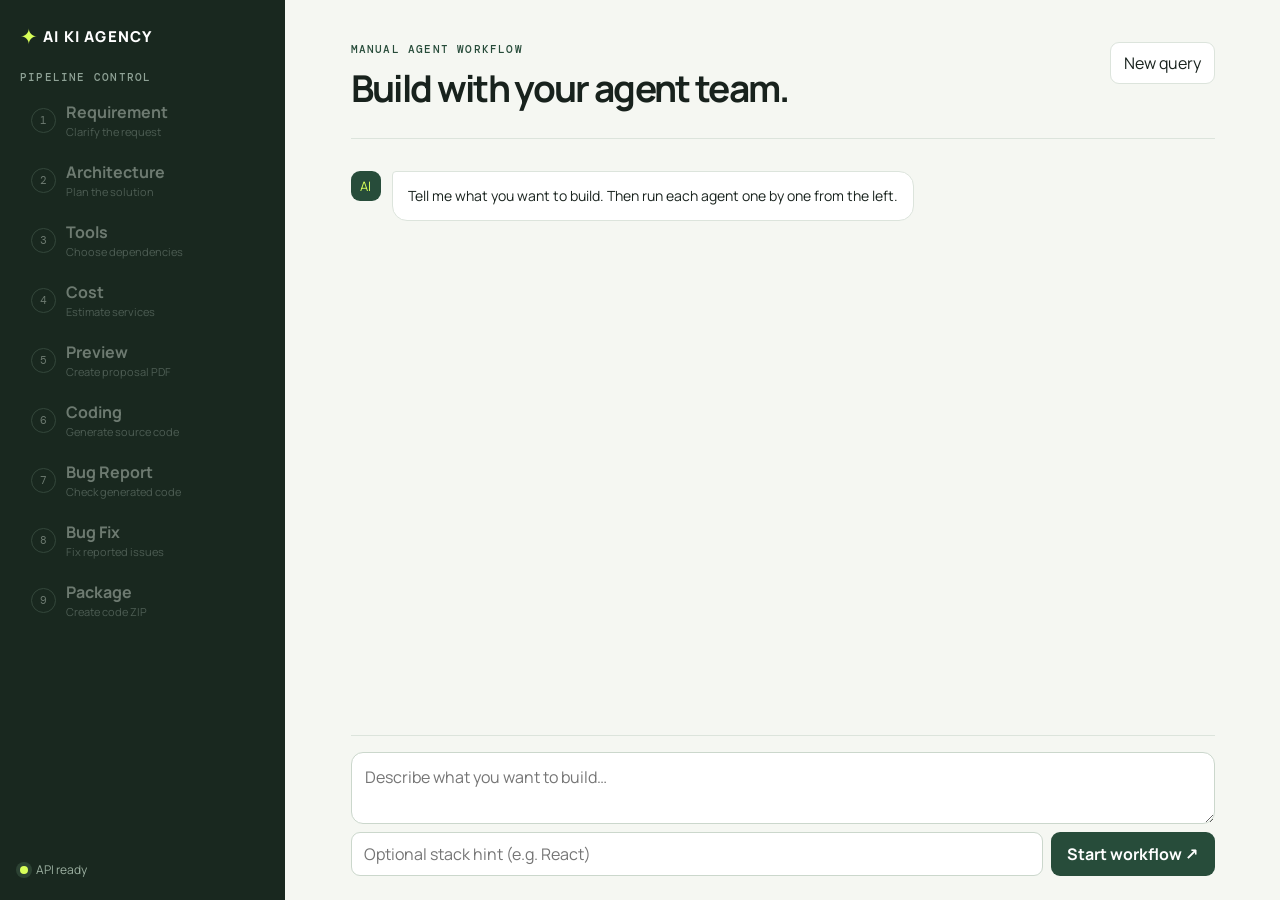
<file: ai_ki_agency_backend/frontend/index.html>
<!doctype html>
<html lang="en">
  <head>
    <meta charset="UTF-8" />
    <meta name="viewport" content="width=device-width, initial-scale=1.0" />
    <title>AI KI Agency</title>
    <link rel="preconnect" href="https://fonts.googleapis.com" />
    <link rel="preconnect" href="https://fonts.gstatic.com" crossorigin />
    <link href="https://fonts.googleapis.com/css2?family=DM+Mono:wght@400;500&family=Manrope:wght@400;500;600;700;800&display=swap" rel="stylesheet" />
    <link rel="stylesheet" href="styles.css" />
  </head>
  <body>
    <main class="app-shell">
      <aside class="sidebar">
        <a class="brand" href="#"><span>✦</span> AI KI AGENCY</a>
        <p class="eyebrow">PIPELINE CONTROL</p>
        <div id="agent-list" class="agent-list" aria-label="Pipeline agents"></div>
        <div class="sidebar-footer">
          <span class="status-dot"></span>
          <span id="connection-status">API ready</span>
        </div>
      </aside>

      <section class="chat-area">
        <header class="chat-header">
          <div>
            <p class="eyebrow">MANUAL AGENT WORKFLOW</p>
            <h1>Build with your agent team.</h1>
          </div>
          <button id="new-chat" class="ghost-button" type="button">New query</button>
        </header>

        <div id="messages" class="messages" aria-live="polite"></div>

        <form id="query-form" class="composer">
          <label class="sr-only" for="query">What would you like to build?</label>
          <textarea id="query" rows="2" minlength="3" placeholder="Describe what you want to build…" required></textarea>
          <input id="tech-hint" type="text" placeholder="Optional stack hint (e.g. React)" />
          <button id="send-query" type="submit">Start workflow <span>↗</span></button>
        </form>
      </section>
    </main>
    <script src="app.js"></script>
  </body>
</html>
</file>
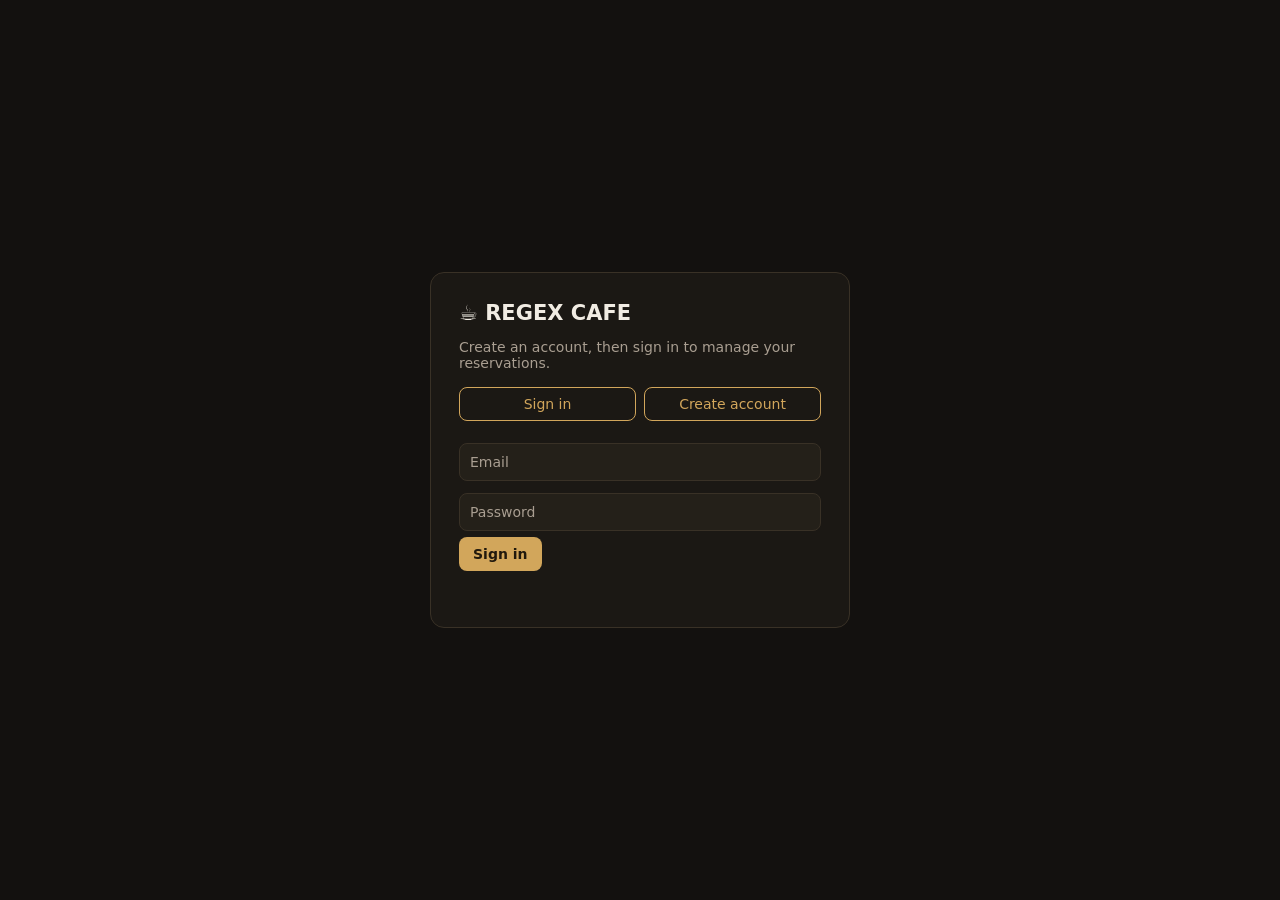
<file: app/static/index.html>
<!doctype html>
<html lang="en">
<head>
  <meta charset="utf-8">
  <meta name="viewport" content="width=device-width,initial-scale=1">
  <title>REGEX CAFE</title>
  <style>
    :root{--bg:#13110f;--surface:#1b1814;--card:#242019;--border:#393126;--text:#f1ece3;--muted:#a99e91;--accent:#d2a65b;--green:#67be85;--red:#ed7777}
    *{box-sizing:border-box} body{margin:0;height:100vh;overflow:hidden;background:var(--bg);color:var(--text);font:14px system-ui,sans-serif}
    button,input,textarea{font:inherit} button{cursor:pointer}.hidden{display:none!important}
    header{height:68px;padding:0 24px;border-bottom:1px solid var(--border);display:flex;align-items:center;justify-content:space-between;background:var(--surface)}
    h1{font-size:17px;margin:0}header small,.seat small,.booking small{color:var(--muted)}
    .app{display:grid;grid-template-columns:260px 1fr;height:calc(100vh - 68px);overflow:hidden}
    aside{border-right:1px solid var(--border);padding:16px;overflow-y:auto;scrollbar-width:none}.panel-title{font-weight:700;margin:0 0 12px}
    .seat,.booking{background:var(--card);padding:10px;border-radius:8px;margin:7px 0}.seat{border-left:3px solid var(--green)}.seat.booked{border-color:var(--red)}.bookings{margin-top:28px}
    .cancel{color:var(--red);background:none;border:1px solid var(--red);border-radius:5px;padding:4px 7px;margin-top:7px}
    .chat{display:flex;flex-direction:column;min-width:0;min-height:0;overflow:hidden}.messages{flex:1;min-height:0;overflow-y:auto;padding:22px;display:flex;flex-direction:column;gap:12px;scrollbar-width:none}
    aside::-webkit-scrollbar,.messages::-webkit-scrollbar{display:none}
    .message{max-width:75%;line-height:1.45;white-space:pre-wrap;padding:11px 13px;border-radius:12px;background:var(--card);align-self:flex-start}.message.user{background:#805e34;align-self:flex-end}
    .composer{padding:14px;border-top:1px solid var(--border);display:flex;gap:8px}.composer textarea{resize:none;flex:1;height:46px}
    .input{background:var(--card);color:var(--text);border:1px solid var(--border);border-radius:8px;padding:10px}.input::placeholder{color:var(--muted);opacity:1}.input:-webkit-autofill,.input:-webkit-autofill:hover,.input:-webkit-autofill:focus{-webkit-text-fill-color:var(--text);-webkit-box-shadow:0 0 0 1000px var(--card) inset;transition:background-color 9999s ease-out}.primary{background:var(--accent);color:#21190d;border:0;border-radius:8px;padding:9px 14px;font-weight:700}.secondary{background:none;color:var(--accent);border:1px solid var(--accent);border-radius:8px;padding:8px 12px}
    .auth{position:fixed;inset:0;z-index:5;background:var(--bg);display:grid;place-items:center}.auth-card{width:min(420px,calc(100% - 32px));background:var(--surface);border:1px solid var(--border);padding:28px;border-radius:14px}.auth-card h2{margin:0 0 8px}.auth-card p{color:var(--muted)}.auth-card input{width:100%;margin:6px 0}.tabs,.user-menu{display:flex;gap:8px;align-items:center}.tabs{margin:16px 0}.tabs button{flex:1}.auth-error{min-height:20px;color:var(--red);margin-top:8px}.audio{padding:7px 12px}
    @media(max-width:720px){.app{grid-template-columns:1fr}aside{display:none}.message{max-width:90%}}
  </style>
</head>
<body>
  <section id="authScreen" class="auth">
    <div class="auth-card">
      <h2>☕ REGEX CAFE</h2>
      <p>Create an account, then sign in to manage your reservations.</p>
      <div class="tabs"><button class="secondary" onclick="showAuth('login')">Sign in</button><button class="secondary" onclick="showAuth('register')">Create account</button></div>
      <form id="loginForm" onsubmit="login(event)">
        <input class="input" name="phone_or_email" type="email" placeholder="Email" autocomplete="off" required>
        <input class="input" name="password" type="password" placeholder="Password" autocomplete="new-password" required>
        <button class="primary" type="submit">Sign in</button>
      </form>
      <form id="registerForm" class="hidden" onsubmit="register(event)" autocomplete="off">
        <input class="input" name="email" type="email" placeholder="Email" autocomplete="off" required>
        <input class="input" name="phone" type="tel" placeholder="WhatsApp number, e.g. +919876543210" required>
        <input class="input" name="password" type="password" minlength="8" placeholder="Password" autocomplete="new-password" required>
        <button class="primary" type="submit">Create account</button>
      </form>
      <div id="authError" class="auth-error"></div>
    </div>
  </section>
  <header><div><h1>☕ REGEX CAFE</h1><small>Book a seat with text or voice</small></div><div class="user-menu"><span id="userName"></span><button class="secondary" onclick="logout()">Log out</button></div></header>
  <div class="app"><aside><div class="panel-title">Live seats <button class="secondary" onclick="loadSeats()">Refresh</button></div><div id="seats">Loading…</div><div class="bookings"><div class="panel-title">My bookings</div><div id="myBookings">Loading…</div></div></aside><main class="chat"><div class="messages" id="messages"></div><div class="composer"><button id="mic" class="secondary audio" onclick="toggleMic()">🎙 Speak</button><textarea id="message" class="input" placeholder="Ask about a booking or reserve a table…" onkeydown="if(event.key==='Enter'&&!event.shiftKey){event.preventDefault();sendText()}"></textarea><button class="primary" onclick="sendText()">Send</button></div></main></div>
  <script>
    let token=localStorage.getItem('cafe_auth_token')||'',recorder,chunks=[],recording=false;
    const $=id=>document.getElementById(id),headers=()=>token?{Authorization:'Bearer '+token}:{};
    function showAuth(mode){$('loginForm').classList.toggle('hidden',mode!=='login');$('registerForm').classList.toggle('hidden',mode!=='register');$('authError').textContent=''}
    async function authRequest(url,form){const r=await fetch(url,{method:'POST',body:new FormData(form)}),d=await r.json();if(!r.ok)throw Error(d.detail||'Request failed');return d}
    async function login(e){e.preventDefault();try{await finishAuth(await authRequest('/auth/login',e.target))}catch(e){$('authError').textContent=e.message}}
    async function register(e){e.preventDefault();try{await finishAuth(await authRequest('/auth/register',e.target))}catch(e){$('authError').textContent=e.message}}
    async function finishAuth(d){token=d.token;localStorage.setItem('cafe_auth_token',token);$('authScreen').classList.add('hidden');$('userName').textContent=d.user.name;await initialise()}
    async function trySession(){if(!token)return;const r=await fetch('/auth/me',{headers:headers()});if(!r.ok){localStorage.removeItem('cafe_auth_token');token='';return}$('authScreen').classList.add('hidden');$('userName').textContent=(await r.json()).name;await initialise()}
    async function initialise(){await Promise.all([loadSeats(),loadBookings()]);if(!$('messages').children.length)await sendChat('')}
    async function logout(){await fetch('/auth/logout',{method:'POST',headers:headers()});localStorage.removeItem('cafe_auth_token');token='';$('messages').innerHTML='';$('authScreen').classList.remove('hidden');showAuth('login')}
    async function loadSeats(){try{const d=await(await fetch('/seats')).json();$('seats').innerHTML=(d.seats||[]).map(s=>`<div class="seat ${s.status}"><b>${esc(s.seat_number)}</b> · ${esc(s.seat_type)}<br><small>Up to ${s.capacity} · ${esc(s.status)}</small></div>`).join('')||'No seats found.'}catch{}}
    async function loadBookings(){try{const r=await fetch('/bookings/my',{headers:headers()});if(!r.ok)return;const d=await r.json();$('myBookings').innerHTML=(d.bookings||[]).map(b=>`<div class="booking"><b>#${b.id} · ${esc(b.seat_number)}</b><br><small>${esc(String(b.booking_date))} · ${esc(String(b.checkin_time).slice(11,16))}–${esc(String(b.checkout_time).slice(11,16))}<br>${esc(b.status)}</small>${b.status==='confirmed'?`<br><button class="cancel" onclick="cancelBooking(${b.id})">Cancel</button>`:''}</div>`).join('')||'<small>No bookings yet.</small>'}catch{}}
    async function cancelBooking(id){if(!confirm('Cancel this booking?'))return;const r=await fetch('/bookings/'+id+'/cancel',{method:'POST',headers:headers()});if(r.ok){add('bot','Booking #'+id+' has been cancelled.');loadBookings();loadSeats()}else alert((await r.json()).detail||'Could not cancel booking.')}
    async function sendText(){const el=$('message'),msg=el.value.trim();if(!msg)return;el.value='';add('user',msg);await sendChat(msg)}
    async function sendChat(message,audio){const fd=new FormData();if(message!==undefined)fd.append('message',message);if(audio)fd.append('audio',audio,'voice.webm');try{const r=await fetch('/chat',{method:'POST',headers:headers(),body:fd}),d=await r.json();if(!r.ok)throw Error(d.detail||'Chat failed');if(d.transcribed)add('user','🎙 '+d.transcribed);add('bot',d.reply);if(d.seats?.length)add('bot','Available seats: '+d.seats.map(s=>s.seat_number).join(', '));if(d.audio_url)new Audio(d.audio_url).play().catch(()=>{});void Promise.all([loadBookings(),loadSeats()])}catch(e){add('bot','Sorry, '+e.message)}}
    function add(role,text){const el=document.createElement('div');el.className='message '+role;el.textContent=text;$('messages').append(el);$('messages').scrollTop=$('messages').scrollHeight}
    async function toggleMic(){if(recording){recorder.stop();return}try{const stream=await navigator.mediaDevices.getUserMedia({audio:true});chunks=[];recorder=new MediaRecorder(stream);recorder.ondataavailable=e=>chunks.push(e.data);recorder.onstop=()=>{stream.getTracks().forEach(t=>t.stop());recording=false;$('mic').textContent='🎙 Speak';sendChat(undefined,new Blob(chunks,{type:'audio/webm'}))};recorder.start();recording=true;$('mic').textContent='■ Stop'}catch{alert('Please allow microphone access.')}}
    function esc(v){const d=document.createElement('div');d.textContent=v;return d.innerHTML}
    window.addEventListener('DOMContentLoaded',()=>{document.querySelectorAll('#authScreen input').forEach(input=>input.value='');setTimeout(()=>document.querySelectorAll('#authScreen input').forEach(input=>input.value=''),100);trySession()});
  </script>
</body>
</html>
</file>
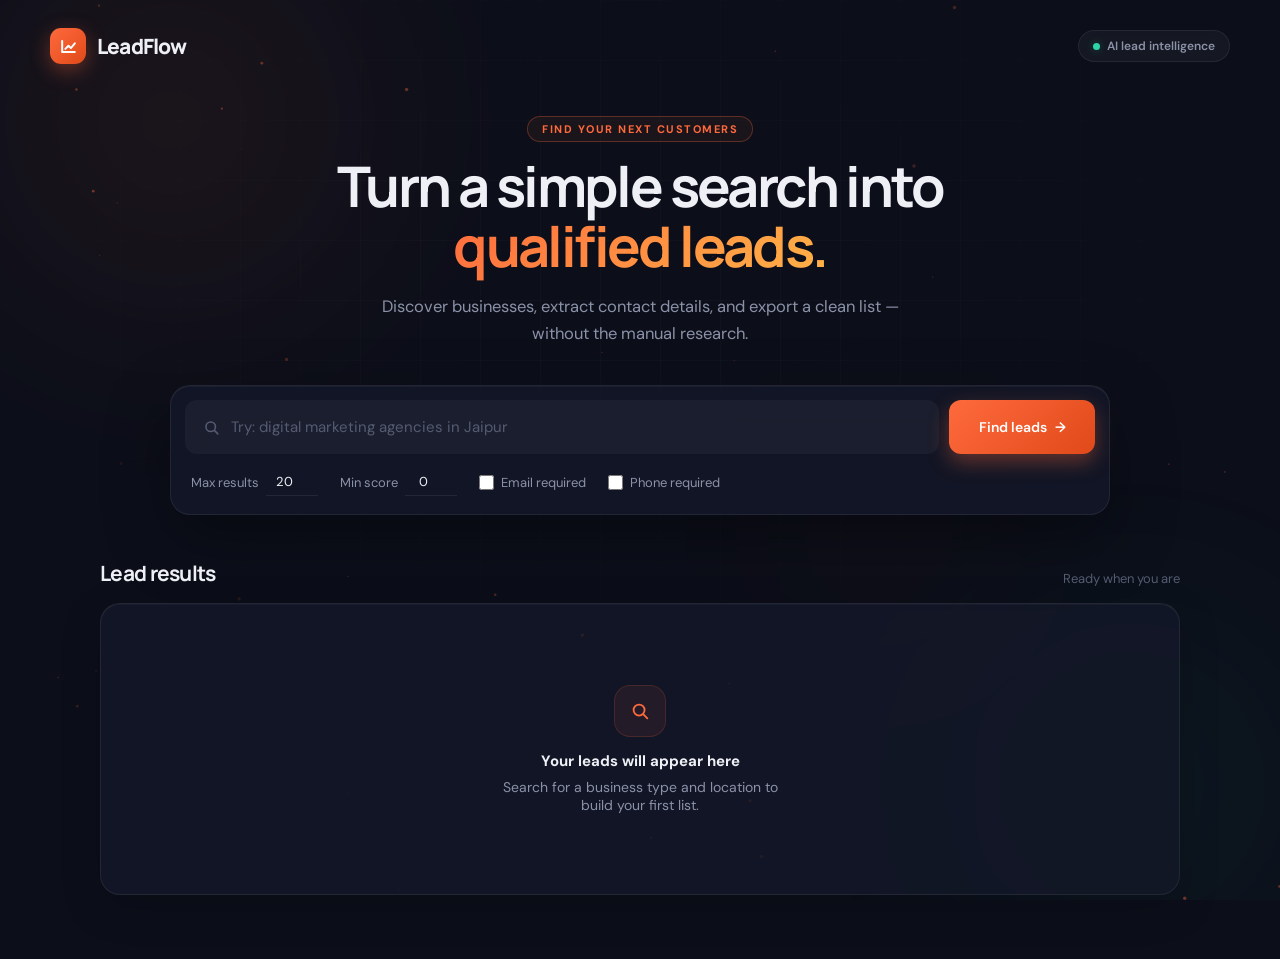
<file: lead_gen_agent_final/frontend/index.html>
<!DOCTYPE html>
<html lang="en">
<head>
<meta charset="UTF-8">
<meta name="viewport" content="width=device-width, initial-scale=1.0">
<title>LeadFlow | Lead Intelligence</title>
<link rel="preconnect" href="https://fonts.googleapis.com">
<link rel="preconnect" href="https://fonts.gstatic.com" crossorigin>
<link href="https://fonts.googleapis.com/css2?family=DM+Sans:wght@400;500;600;700&family=Manrope:wght@600;700;800&display=swap" rel="stylesheet">
<style>
  :root {
    --bg: #0c0f1a;
    --bg-elevated: #141828;
    --bg-card: rgba(20, 24, 42, 0.75);
    --fg: #eef0f6;
    --fg-dim: #8b92a8;
    --fg-muted: #555c72;
    --accent: #ff6a3d;
    --accent-glow: rgba(255, 106, 61, 0.35);
    --accent-hover: #ff8a5c;
    --mint: #2dd4a8;
    --mint-glow: rgba(45, 212, 168, 0.3);
    --surface: rgba(255, 255, 255, 0.04);
    --surface-hover: rgba(255, 255, 255, 0.07);
    --border: rgba(255, 255, 255, 0.07);
    --border-accent: rgba(255, 106, 61, 0.3);
    --score-high-bg: rgba(45, 212, 168, 0.12);
    --score-high-fg: #2dd4a8;
    --score-mid-bg: rgba(255, 200, 55, 0.12);
    --score-mid-fg: #ffc837;
    --score-low-bg: rgba(255, 90, 90, 0.12);
    --score-low-fg: #ff5a5a;
    --radius: 14px;
    --radius-lg: 20px;
  }

  *, *::before, *::after { box-sizing: border-box; margin: 0; padding: 0; }

  body {
    min-height: 100vh;
    font-family: "DM Sans", sans-serif;
    color: var(--fg);
    background: var(--bg);
    overflow-x: hidden;
  }

  /* ── Animated background ── */
  .bg-layer {
    position: fixed; inset: 0; z-index: 0; pointer-events: none; overflow: hidden;
  }
  .bg-orb {
    position: absolute; border-radius: 50%; filter: blur(100px); opacity: 0.4;
    animation: orbFloat 18s ease-in-out infinite alternate;
  }
  .bg-orb--1 { width: 600px; height: 600px; top: -20%; left: -10%; background: radial-gradient(circle, rgba(255,106,61,0.25), transparent 70%); animation-duration: 20s; }
  .bg-orb--2 { width: 500px; height: 500px; bottom: -15%; right: -8%; background: radial-gradient(circle, rgba(45,212,168,0.2), transparent 70%); animation-duration: 24s; animation-delay: -6s; }
  .bg-orb--3 { width: 350px; height: 350px; top: 40%; left: 55%; background: radial-gradient(circle, rgba(255,106,61,0.1), transparent 70%); animation-duration: 16s; animation-delay: -3s; }
  @keyframes orbFloat {
    0% { transform: translate(0, 0) scale(1); }
    50% { transform: translate(40px, -30px) scale(1.08); }
    100% { transform: translate(-20px, 20px) scale(0.95); }
  }

  /* Subtle grid pattern */
  .bg-grid {
    position: fixed; inset: 0; z-index: 0; pointer-events: none;
    background-image:
      linear-gradient(rgba(255,255,255,0.02) 1px, transparent 1px),
      linear-gradient(90deg, rgba(255,255,255,0.02) 1px, transparent 1px);
    background-size: 60px 60px;
    mask-image: radial-gradient(ellipse 70% 60% at 50% 30%, black 20%, transparent 80%);
    -webkit-mask-image: radial-gradient(ellipse 70% 60% at 50% 30%, black 20%, transparent 80%);
  }

  /* ── Particles canvas ── */
  #particles { position: fixed; inset: 0; z-index: 0; pointer-events: none; }

  /* ── Layout ── */
  .page {
    position: relative; z-index: 1;
    width: min(1180px, calc(100% - 48px));
    margin: 0 auto;
    padding: 28px 0 64px;
  }

  /* ── Top bar ── */
  .topbar {
    display: flex; align-items: center; justify-content: space-between;
    margin-bottom: 52px;
  }
  .brand {
    display: flex; align-items: center; gap: 11px;
    font-family: Manrope, sans-serif; font-weight: 800;
    font-size: 21px; letter-spacing: -0.8px; color: var(--fg);
  }
  .brand-mark {
    width: 36px; height: 36px; display: grid; place-items: center;
    border-radius: 11px; color: #fff;
    background: linear-gradient(135deg, var(--accent), #e04a1a);
    box-shadow: 0 6px 20px var(--accent-glow);
    transition: transform 0.3s, box-shadow 0.3s;
  }
  .brand-mark:hover { transform: rotate(-8deg) scale(1.05); box-shadow: 0 8px 28px var(--accent-glow); }
  .brand-mark svg { width: 19px; }
  .top-pill {
    display: flex; align-items: center; gap: 7px;
    padding: 7px 14px; border: 1px solid var(--border); border-radius: 99px;
    background: var(--surface); color: var(--fg-dim);
    font-size: 12px; font-weight: 600;
    backdrop-filter: blur(8px);
    transition: border-color 0.3s, background 0.3s;
  }
  .top-pill:hover { border-color: var(--border-accent); background: var(--surface-hover); }
  .top-pill .dot {
    width: 7px; height: 7px; border-radius: 50%;
    background: var(--mint);
    box-shadow: 0 0 8px var(--mint-glow);
    animation: pulse 2s ease-in-out infinite;
  }
  @keyframes pulse {
    0%, 100% { opacity: 1; transform: scale(1); }
    50% { opacity: 0.5; transform: scale(0.8); }
  }

  /* ── Hero ── */
  .hero { max-width: 740px; margin: 0 auto 38px; text-align: center; }
  .eyebrow {
    display: inline-block; margin-bottom: 14px; padding: 5px 14px;
    border: 1px solid var(--border-accent); border-radius: 99px;
    color: var(--accent); font-size: 11px; font-weight: 700;
    letter-spacing: 1.5px; text-transform: uppercase;
    background: rgba(255, 106, 61, 0.06);
    animation: fadeSlideDown 0.6s ease-out both;
  }
  h1 {
    margin: 0 0 16px;
    font-family: Manrope, sans-serif;
    font-size: clamp(34px, 5.2vw, 56px);
    line-height: 1.08; letter-spacing: -2.6px;
    animation: fadeSlideDown 0.6s 0.1s ease-out both;
  }
  h1 .accent-word {
    background: linear-gradient(135deg, var(--accent), #ffb347);
    -webkit-background-clip: text; -webkit-text-fill-color: transparent;
    background-clip: text;
  }
  .hero p {
    max-width: 540px; margin: 0 auto;
    color: var(--fg-dim); font-size: 16.5px; line-height: 1.65;
    animation: fadeSlideDown 0.6s 0.2s ease-out both;
  }
  @keyframes fadeSlideDown {
    from { opacity: 0; transform: translateY(14px); }
    to { opacity: 1; transform: translateY(0); }
  }

  /* ── Search Card ── */
  .search-card {
    max-width: 940px; margin: 0 auto;
    padding: 14px; border: 1px solid var(--border); border-radius: var(--radius-lg);
    background: var(--bg-card);
    box-shadow: 0 24px 64px rgba(0,0,0,0.35), inset 0 1px 0 rgba(255,255,255,0.04);
    backdrop-filter: blur(20px);
    animation: fadeSlideDown 0.6s 0.3s ease-out both;
    transition: border-color 0.3s, box-shadow 0.3s;
  }
  .search-card:focus-within {
    border-color: var(--border-accent);
    box-shadow: 0 24px 64px rgba(0,0,0,0.35), 0 0 0 1px var(--border-accent), inset 0 1px 0 rgba(255,255,255,0.04);
  }
  .search-row { display: flex; gap: 10px; }
  .query-wrap {
    flex: 1; display: flex; align-items: center; gap: 10px;
    min-width: 0; padding: 0 16px;
    border: 1px solid transparent; border-radius: 12px;
    background: var(--surface);
    transition: border-color 0.25s, background 0.25s, box-shadow 0.25s;
  }
  .query-wrap:focus-within {
    border-color: var(--accent);
    background: rgba(255, 255, 255, 0.06);
    box-shadow: 0 0 0 4px rgba(255, 106, 61, 0.1);
  }
  .query-wrap svg { flex: 0 0 auto; color: var(--fg-muted); width: 19px; transition: color 0.25s; }
  .query-wrap:focus-within svg { color: var(--accent); }

  input { font: inherit; }
  input[type=text] {
    width: 100%; min-width: 0; padding: 16px 0; border: 0; outline: 0;
    color: var(--fg); background: transparent; font-size: 15px;
  }
  input[type=text]::placeholder { color: var(--fg-muted); }

  button {
    display: inline-flex; align-items: center; justify-content: center; gap: 8px;
    border: 0; border-radius: 12px;
    font: 600 14px "DM Sans", sans-serif; cursor: pointer;
    transition: transform 0.18s, background 0.18s, box-shadow 0.18s, opacity 0.18s;
  }
  button:hover:not(:disabled) { transform: translateY(-1px); }
  button:active:not(:disabled) { transform: translateY(0); }
  button:disabled { opacity: 0.55; cursor: not-allowed; }

  .search-btn {
    min-width: 146px; padding: 0 22px; height: auto;
    color: #fff;
    background: linear-gradient(135deg, var(--accent), #e04a1a);
    box-shadow: 0 8px 20px var(--accent-glow);
    position: relative; overflow: hidden;
  }
  .search-btn::before {
    content: ""; position: absolute; inset: 0;
    background: linear-gradient(135deg, transparent 40%, rgba(255,255,255,0.15) 50%, transparent 60%);
    transform: translateX(-100%);
    transition: transform 0.5s;
  }
  .search-btn:hover:not(:disabled)::before { transform: translateX(100%); }
  .search-btn:hover:not(:disabled) { background: linear-gradient(135deg, var(--accent-hover), var(--accent)); box-shadow: 0 10px 28px var(--accent-glow); }

  /* ── Options ── */
  .options {
    display: flex; align-items: center; gap: 22px; flex-wrap: wrap;
    padding: 14px 6px 4px; color: var(--fg-dim); font-size: 13px;
  }
  .options label {
    display: flex; align-items: center; gap: 7px; white-space: nowrap;
    cursor: pointer; transition: color 0.2s;
  }
  .options label:hover { color: var(--fg); }
  .options input[type=number] {
    width: 52px; padding: 5px 3px; border: 0;
    border-bottom: 1px solid var(--border); outline: 0;
    color: var(--fg); text-align: center; background: transparent;
    transition: border-color 0.2s;
  }
  .options input[type=number]:focus { border-bottom-color: var(--accent); }
  .options input[type=checkbox] { accent-color: var(--accent); width: 15px; height: 15px; }

  /* ── Status bar ── */
  #status {
    max-width: 940px; margin: 18px auto 0;
    padding: 12px 18px; border: 1px solid var(--border-accent); border-radius: 12px;
    background: rgba(255, 106, 61, 0.06);
    color: var(--accent-hover); font-size: 13px; font-weight: 500;
    display: flex; align-items: center; gap: 10px;
  }
  #status .spinner {
    width: 14px; height: 14px; border: 2px solid rgba(255,106,61,0.2);
    border-top-color: var(--accent); border-radius: 50%;
    animation: spin 0.7s linear infinite;
  }
  @keyframes spin { to { transform: rotate(360deg); } }

  /* ── Results Section ── */
  .results-section {
    max-width: 1080px; margin: 44px auto 0;
    animation: fadeSlideDown 0.5s 0.5s ease-out both;
  }
  .results-heading {
    display: flex; align-items: end; justify-content: space-between; gap: 15px;
    margin-bottom: 16px;
  }
  .results-heading h2 {
    margin: 0; font-family: Manrope, sans-serif; font-size: 21px; letter-spacing: -0.7px;
  }
  .results-heading span { color: var(--fg-muted); font-size: 13px; }

  .results-card {
    overflow: hidden; border: 1px solid var(--border); border-radius: var(--radius-lg);
    background: var(--bg-card);
    box-shadow: 0 12px 40px rgba(0,0,0,0.2), inset 0 1px 0 rgba(255,255,255,0.03);
    backdrop-filter: blur(16px);
    transition: box-shadow 0.3s;
  }

  /* ── Empty state ── */
  .empty {
    display: grid; min-height: 290px; place-items: center;
    padding: 40px; text-align: center; color: var(--fg-dim); font-size: 14px;
  }
  .empty-inner { max-width: 280px; }
  .empty-icon {
    width: 52px; height: 52px; display: grid; place-items: center;
    margin: 0 auto 14px; border-radius: 16px;
    color: var(--accent); background: rgba(255,106,61,0.08);
    font-size: 22px;
    border: 1px solid rgba(255,106,61,0.15);
  }
  .empty strong { display: block; margin-bottom: 7px; color: var(--fg); font-size: 15px; }

  /* ── Loading shimmer ── */
  .loading-state { padding: 40px; text-align: center; }
  .loading-dots { display: flex; justify-content: center; gap: 8px; margin-bottom: 16px; }
  .loading-dots span {
    width: 10px; height: 10px; border-radius: 50%;
    background: var(--accent); opacity: 0.3;
    animation: dotBounce 1.4s ease-in-out infinite;
  }
  .loading-dots span:nth-child(2) { animation-delay: 0.2s; }
  .loading-dots span:nth-child(3) { animation-delay: 0.4s; }
  @keyframes dotBounce {
    0%, 80%, 100% { opacity: 0.3; transform: scale(0.8); }
    40% { opacity: 1; transform: scale(1.1); }
  }
  .loading-state p { color: var(--fg-dim); font-size: 14px; }
  .loading-state strong { color: var(--fg); }

  /* ── Table ── */
  .table-scroll { overflow-x: auto; }
  table { width: 100%; min-width: 760px; border-collapse: collapse; }
  th, td {
    padding: 16px 20px; text-align: left;
    border-bottom: 1px solid var(--border); font-size: 13px;
  }
  th {
    color: var(--fg-muted); background: rgba(255,255,255,0.02);
    font-size: 11px; font-weight: 700; letter-spacing: 0.8px; text-transform: uppercase;
  }
  tr:last-child td { border-bottom: 0; }
  tbody tr { transition: background 0.15s; }
  tbody tr:hover { background: rgba(255,255,255,0.03); }

  .company { color: var(--fg); font-weight: 700; }
  .contact { color: var(--fg-dim); font-family: monospace; font-size: 12.5px; letter-spacing: 0.2px; }
  .website {
    color: var(--accent); text-decoration: none; font-weight: 600;
    transition: color 0.2s;
  }
  .website:hover { color: var(--accent-hover); text-decoration: underline; }

  .score {
    display: inline-grid; min-width: 36px; place-items: center;
    padding: 4px 10px; border-radius: 99px; font-size: 12px; font-weight: 700;
  }
  .score-high { color: var(--score-high-fg); background: var(--score-high-bg); }
  .score-mid  { color: var(--score-mid-fg);  background: var(--score-mid-bg); }
  .score-low  { color: var(--score-low-fg);  background: var(--score-low-bg); }

  /* ── Export bar ── */
  .export-bar { display: flex; justify-content: flex-end; gap: 8px; margin-top: 16px; }
  .export-bar button {
    padding: 9px 16px; border: 1px solid var(--border); border-radius: 10px;
    color: var(--fg-dim); background: var(--surface); font-size: 12px;
    backdrop-filter: blur(6px);
    transition: border-color 0.2s, color 0.2s, background 0.2s, transform 0.18s;
  }
  .export-bar button:hover {
    border-color: var(--border-accent); color: var(--accent);
    background: rgba(255,106,61,0.06); transform: translateY(-1px);
  }

  /* ── Toast ── */
  .toast-container {
    position: fixed; top: 20px; right: 20px; z-index: 1000;
    display: flex; flex-direction: column; gap: 8px;
  }
  .toast {
    padding: 12px 20px; border-radius: 12px;
    background: var(--bg-elevated); border: 1px solid var(--border);
    color: var(--fg); font-size: 13px; font-weight: 500;
    box-shadow: 0 12px 36px rgba(0,0,0,0.4);
    animation: toastIn 0.35s ease-out;
    display: flex; align-items: center; gap: 8px;
  }
  .toast--success { border-color: rgba(45,212,168,0.3); }
  .toast--success .toast-icon { color: var(--mint); }
  .toast--error { border-color: rgba(255,90,90,0.3); }
  .toast--error .toast-icon { color: var(--score-low-fg); }
  @keyframes toastIn { from { opacity: 0; transform: translateX(30px); } to { opacity: 1; transform: translateX(0); } }
  @keyframes toastOut { from { opacity: 1; transform: translateX(0); } to { opacity: 0; transform: translateX(30px); } }

  /* ── Stat pills (result header) ── */
  .stat-pills { display: flex; gap: 10px; flex-wrap: wrap; }
  .stat-pill {
    display: flex; align-items: center; gap: 6px;
    padding: 5px 12px; border-radius: 99px;
    background: var(--surface); border: 1px solid var(--border);
    font-size: 12px; color: var(--fg-dim);
  }
  .stat-pill .val { color: var(--fg); font-weight: 700; }

  /* ── Row entrance animation ── */
  tbody tr {
    animation: rowFade 0.35s ease-out both;
  }
  @keyframes rowFade {
    from { opacity: 0; transform: translateY(8px); }
    to { opacity: 1; transform: translateY(0); }
  }

  /* ── Responsive ── */
  @media (max-width: 640px) {
    .page { width: min(100% - 28px, 1180px); padding-top: 18px; }
    .topbar { margin-bottom: 36px; }
    .hero { text-align: left; }
    h1 { letter-spacing: -1.8px; }
    .search-row { flex-direction: column; }
    .search-btn { height: 50px; }
    .options { gap: 12px 16px; }
    .results-section { margin-top: 32px; }
    .results-heading { align-items: start; flex-direction: column; gap: 6px; }
    .stat-pills { flex-direction: column; align-items: flex-start; }
  }

  /* ── Focus visible ── */
  :focus-visible {
    outline: 2px solid var(--accent);
    outline-offset: 2px;
  }

  /* ── Reduced motion ── */
  @media (prefers-reduced-motion: reduce) {
    *, *::before, *::after {
      animation-duration: 0.01ms !important;
      animation-iteration-count: 1 !important;
      transition-duration: 0.01ms !important;
    }
  }

  /* ── Scrollbar ── */
  ::-webkit-scrollbar { width: 6px; height: 6px; }
  ::-webkit-scrollbar-track { background: transparent; }
  ::-webkit-scrollbar-thumb { background: rgba(255,255,255,0.1); border-radius: 99px; }
  ::-webkit-scrollbar-thumb:hover { background: rgba(255,255,255,0.18); }
</style>
</head>
<body>

<!-- Animated background layers -->
<div class="bg-layer" aria-hidden="true">
  <div class="bg-orb bg-orb--1"></div>
  <div class="bg-orb bg-orb--2"></div>
  <div class="bg-orb bg-orb--3"></div>
</div>
<div class="bg-grid" aria-hidden="true"></div>
<canvas id="particles" aria-hidden="true"></canvas>

<!-- Toast container -->
<div class="toast-container" id="toastContainer" aria-live="polite"></div>

<main class="page">
  <!-- Top bar -->
  <header class="topbar">
    <div class="brand">
      <span class="brand-mark">
        <svg viewBox="0 0 24 24" fill="none" stroke="currentColor" stroke-width="2.5" stroke-linecap="round" stroke-linejoin="round">
          <path d="M4 19V5m0 14h16M8 15l4-4 3 3 5-6"/>
        </svg>
      </span>
      LeadFlow
    </div>
    <span class="top-pill"><span class="dot"></span>AI lead intelligence</span>
  </header>

  <!-- Hero -->
  <section class="hero">
    <div class="eyebrow">Find your next customers</div>
    <h1>Turn a simple search into <span class="accent-word">qualified leads.</span></h1>
    <p>Discover businesses, extract contact details, and export a clean list — without the manual research.</p>
  </section>

  <!-- Search card -->
  <section class="search-card" role="search">
    <div class="search-row">
      <div class="query-wrap">
        <svg viewBox="0 0 24 24" fill="none" stroke="currentColor" stroke-width="2" stroke-linecap="round"><circle cx="11" cy="11" r="6"/><path d="m16 16 4 4"/></svg>
        <input type="text" id="query" placeholder="Try: digital marketing agencies in Jaipur" autocomplete="off" aria-label="Search query">
      </div>
      <button class="search-btn" id="searchBtn" onclick="startSearch()">Find leads <span>→</span></button>
    </div>
    <div class="options">
      <label>Max results <input type="number" id="maxResults" value="20" min="5" max="50" aria-label="Max results"></label>
      <label>Min score <input type="number" id="minScore" value="0" min="0" max="10" aria-label="Minimum score"></label>
      <label><input type="checkbox" id="requireEmail"> Email required</label>
      <label><input type="checkbox" id="requirePhone"> Phone required</label>
    </div>
  </section>

  <!-- Status -->
  <div id="status" role="status" style="display:none;"></div>

  <!-- Results -->
  <section class="results-section" aria-label="Lead results">
    <div class="results-heading">
      <h2>Lead results</h2>
      <span id="resultCount">Ready when you are</span>
    </div>
    <div class="results-card" id="resultsContainer">
      <div class="empty">
        <div class="empty-inner">
          <div class="empty-icon">
            <svg width="22" height="22" viewBox="0 0 24 24" fill="none" stroke="currentColor" stroke-width="2" stroke-linecap="round"><circle cx="11" cy="11" r="6"/><path d="m16 16 4 4"/></svg>
          </div>
          <strong>Your leads will appear here</strong>
          Search for a business type and location to build your first list.
        </div>
      </div>
    </div>
    <div class="export-bar" id="exportBar" style="display:none;">
      <button onclick="exportLeads('csv')">Download CSV</button>
      <button onclick="exportLeads('json')">JSON</button>
      <button onclick="exportLeads('xlsx')">Excel</button>
    </div>
  </section>
</main>

<script>
/* ══════════════════════════════════════
   Particle background
   ══════════════════════════════════════ */
(function initParticles() {
  const canvas = document.getElementById("particles");
  const ctx = canvas.getContext("2d");
  let W, H, particles = [];
  const COUNT = 50;

  function resize() {
    W = canvas.width = window.innerWidth;
    H = canvas.height = window.innerHeight;
  }
  window.addEventListener("resize", resize);
  resize();

  for (let i = 0; i < COUNT; i++) {
    particles.push({
      x: Math.random() * W,
      y: Math.random() * H,
      r: Math.random() * 1.4 + 0.4,
      vx: (Math.random() - 0.5) * 0.25,
      vy: (Math.random() - 0.5) * 0.25,
      alpha: Math.random() * 0.35 + 0.08
    });
  }

  function draw() {
    ctx.clearRect(0, 0, W, H);
    for (const p of particles) {
      p.x += p.vx; p.y += p.vy;
      if (p.x < 0) p.x = W; if (p.x > W) p.x = 0;
      if (p.y < 0) p.y = H; if (p.y > H) p.y = 0;
      ctx.beginPath();
      ctx.arc(p.x, p.y, p.r, 0, Math.PI * 2);
      ctx.fillStyle = `rgba(255,106,61,${p.alpha})`;
      ctx.fill();
    }
    // Draw faint connections
    for (let i = 0; i < particles.length; i++) {
      for (let j = i + 1; j < particles.length; j++) {
        const dx = particles[i].x - particles[j].x;
        const dy = particles[i].y - particles[j].y;
        const dist = Math.sqrt(dx * dx + dy * dy);
        if (dist < 120) {
          ctx.beginPath();
          ctx.moveTo(particles[i].x, particles[i].y);
          ctx.lineTo(particles[j].x, particles[j].y);
          ctx.strokeStyle = `rgba(255,106,61,${0.04 * (1 - dist / 120)})`;
          ctx.lineWidth = 0.5;
          ctx.stroke();
        }
      }
    }
    requestAnimationFrame(draw);
  }

  // Respect reduced motion
  if (!window.matchMedia("(prefers-reduced-motion: reduce)").matches) {
    requestAnimationFrame(draw);
  }
})();

/* ══════════════════════════════════════
   Toast notifications
   ══════════════════════════════════════ */
function showToast(message, type = "success", duration = 3500) {
  const container = document.getElementById("toastContainer");
  const toast = document.createElement("div");
  toast.className = `toast toast--${type}`;
  const icon = type === "success" ? "✓" : "✕";
  toast.innerHTML = `<span class="toast-icon">${icon}</span>${escapeHtml(message)}`;
  container.appendChild(toast);
  setTimeout(() => {
    toast.style.animation = "toastOut 0.3s ease-in forwards";
    toast.addEventListener("animationend", () => toast.remove());
  }, duration);
}

/* ══════════════════════════════════════
   Backend logic (unchanged API integration)
   ══════════════════════════════════════ */
const API_BASE = "";
let currentJobId = null;

const escapeHtml = value =>
  String(value ?? "-").replace(/[&<>'"]/g, char => ({"&":"&amp;","<":"&lt;",">":"&gt;","'":"&#39;",'"':"&quot;"})[char]);

function setStatus(text, show = true) {
  const el = document.getElementById("status");
  if (show) {
    el.innerHTML = `<span class="spinner"></span>${escapeHtml(text)}`;
    el.style.display = "flex";
  } else {
    el.style.display = "none";
  }
}

function scoreClass(score) {
  return score >= 7 ? "score-high" : score >= 4 ? "score-mid" : "score-low";
}

function renderLeads(leads) {
  const container = document.getElementById("resultsContainer");
  const countEl = document.getElementById("resultCount");

  if (!leads.length) {
    countEl.textContent = "No matches found";
    container.innerHTML = `
      <div class="empty">
        <div class="empty-inner">
          <div class="empty-icon">
            <svg width="22" height="22" viewBox="0 0 24 24" fill="none" stroke="currentColor" stroke-width="2" stroke-linecap="round"><circle cx="11" cy="11" r="6"/><path d="m16 16 4 4"/></svg>
          </div>
          <strong>No leads found</strong>
          Try a broader business category, a different city, or reduce the minimum score.
        </div>
      </div>`;
    document.getElementById("exportBar").style.display = "none";
    return;
  }

  // Compute stats
  const avgScore = (leads.reduce((s, l) => s + l.score, 0) / leads.length).toFixed(1);
  const withEmail = leads.filter(l => l.email && l.email !== "-").length;
  const withPhone = leads.filter(l => l.phone && l.phone !== "-").length;

  countEl.innerHTML = `<span class="stat-pills">
    <span class="stat-pill"><span class="val">${leads.length}</span> leads</span>
    <span class="stat-pill">avg score <span class="val">${avgScore}</span></span>
    <span class="stat-pill"><span class="val">${withEmail}</span> emails</span>
    <span class="stat-pill"><span class="val">${withPhone}</span> phones</span>
  </span>`;

  const rows = leads.map((l, i) => {
    const delay = Math.min(i * 50, 600);
    return `<tr style="animation-delay:${delay}ms">
      <td class="company">${escapeHtml(l.company_name)}</td>
      <td class="contact">${escapeHtml(l.email)}</td>
      <td class="contact">${escapeHtml(l.phone)}</td>
      <td><a class="website" href="${escapeHtml(l.source_url)}" target="_blank" rel="noopener noreferrer">${escapeHtml(l.website || l.source_url)}</a></td>
      <td><span class="score ${scoreClass(l.score)}">${escapeHtml(l.score)}</span></td>
    </tr>`;
  }).join("");

  container.innerHTML = `
    <div class="table-scroll">
      <table>
        <thead><tr><th>Company</th><th>Email</th><th>Phone</th><th>Website</th><th>Score</th></tr></thead>
        <tbody>${rows}</tbody>
      </table>
    </div>`;

  document.getElementById("exportBar").style.display = "flex";
  showToast(`${leads.length} leads found — avg score ${avgScore}`, "success");
}

/* ── Search initiation ── */
async function startSearch() {
  const query = document.getElementById("query").value.trim();
  if (query.length < 3) {
    showToast("Enter at least 3 characters to search.", "error");
    return;
  }

  const btn = document.getElementById("searchBtn");
  btn.disabled = true;
  btn.innerHTML = `<span class="spinner" style="width:14px;height:14px;border-width:2px;"></span> Searching…`;
  document.getElementById("exportBar").style.display = "none";
  document.getElementById("resultCount").textContent = "Research in progress";

  document.getElementById("resultsContainer").innerHTML = `
    <div class="loading-state">
      <div class="loading-dots"><span></span><span></span><span></span></div>
      <strong>Building your lead list</strong><br>
      <p style="margin-top:8px">This can take a moment while we search and verify sources.</p>
    </div>`;

  setStatus("Starting search...");

  const payload = {
    query,
    max_results: parseInt(document.getElementById("maxResults").value) || 20,
    min_score: parseInt(document.getElementById("minScore").value) || 0,
    require_email: document.getElementById("requireEmail").checked,
    require_phone: document.getElementById("requirePhone").checked
  };

  try {
    const res = await fetch(`${API_BASE}/api/search`, {
      method: "POST",
      headers: { "Content-Type": "application/json" },
      body: JSON.stringify(payload)
    });

    if (!res.ok) {
      const err = await res.json();
      setStatus("Error: " + JSON.stringify(err.detail));
      showToast("Search failed — check your query.", "error");
      resetButton(btn);
      return;
    }

    const data = await res.json();
    currentJobId = data.job_id;
    listenProgress(currentJobId, btn);
  } catch (e) {
    setStatus("Request failed: " + e.message);
    showToast("Connection error — please try again.", "error");
    resetButton(btn);
  }
}

function resetButton(btn) {
  btn.disabled = false;
  btn.innerHTML = 'Find leads <span>→</span>';
}

/* ── SSE progress listener ── */
function listenProgress(jobId, btn) {
  const source = new EventSource(`${API_BASE}/api/progress/${jobId}`);

  source.onmessage = async event => {
    const data = JSON.parse(event.data);

    if (data.stage === "parsing_query")        setStatus("Understanding your search...");
    else if (data.stage === "discovering")      setStatus("Searching the web for sources...");
    else if (data.stage === "discovered")       setStatus(`Found ${data.total_urls} sources. Starting crawl...`);
    else if (data.stage === "crawling")         setStatus(`Crawling ${data.total} pages...`);
    else if (data.stage === "crawled")          setStatus(`Crawled ${data.processed} pages. Extracting data...`);
    else if (data.stage === "extracting")       setStatus("Extracting contact information...");
    else if (data.stage === "lead_found")       setStatus(`Processing ${data.leads_found} lead(s) (${data.index}/${data.total})...`);
    else if (data.stage === "completed") {
      setStatus(`Done. ${data.leads_found} lead(s) found.`);
      const res = await fetch(`${API_BASE}/api/results/${jobId}`);
      const result = await res.json();
      renderLeads(result.leads);
      resetButton(btn);
      source.close();
    } else if (data.stage === "failed") {
      setStatus("Search failed: " + (data.error || "unknown error"));
      showToast("Search failed.", "error");
      resetButton(btn);
      source.close();
    } else if (data.stage === "stream_closed") {
      source.close();
      resetButton(btn);
    }
  };

  source.onerror = () => {
    source.close();
    resetButton(btn);
  };
}

/* ── Export ── */
function exportLeads(format) {
  if (currentJobId) {
    window.location.href = `${API_BASE}/api/export/${currentJobId}?format=${format}`;
    showToast(`Exporting as ${format.toUpperCase()}...`, "success");
  }
}

/* ── Keyboard shortcut ── */
document.getElementById("query").addEventListener("keydown", e => {
  if (e.key === "Enter") startSearch();
});

/* ── Subtle hover glow on search card ── */
const searchCard = document.querySelector(".search-card");
const queryInput = document.getElementById("query");
queryInput.addEventListener("focus", () => searchCard.classList.add("focused"));
queryInput.addEventListener("blur", () => searchCard.classList.remove("focused"));
</script>
</body>
</html>
</file>
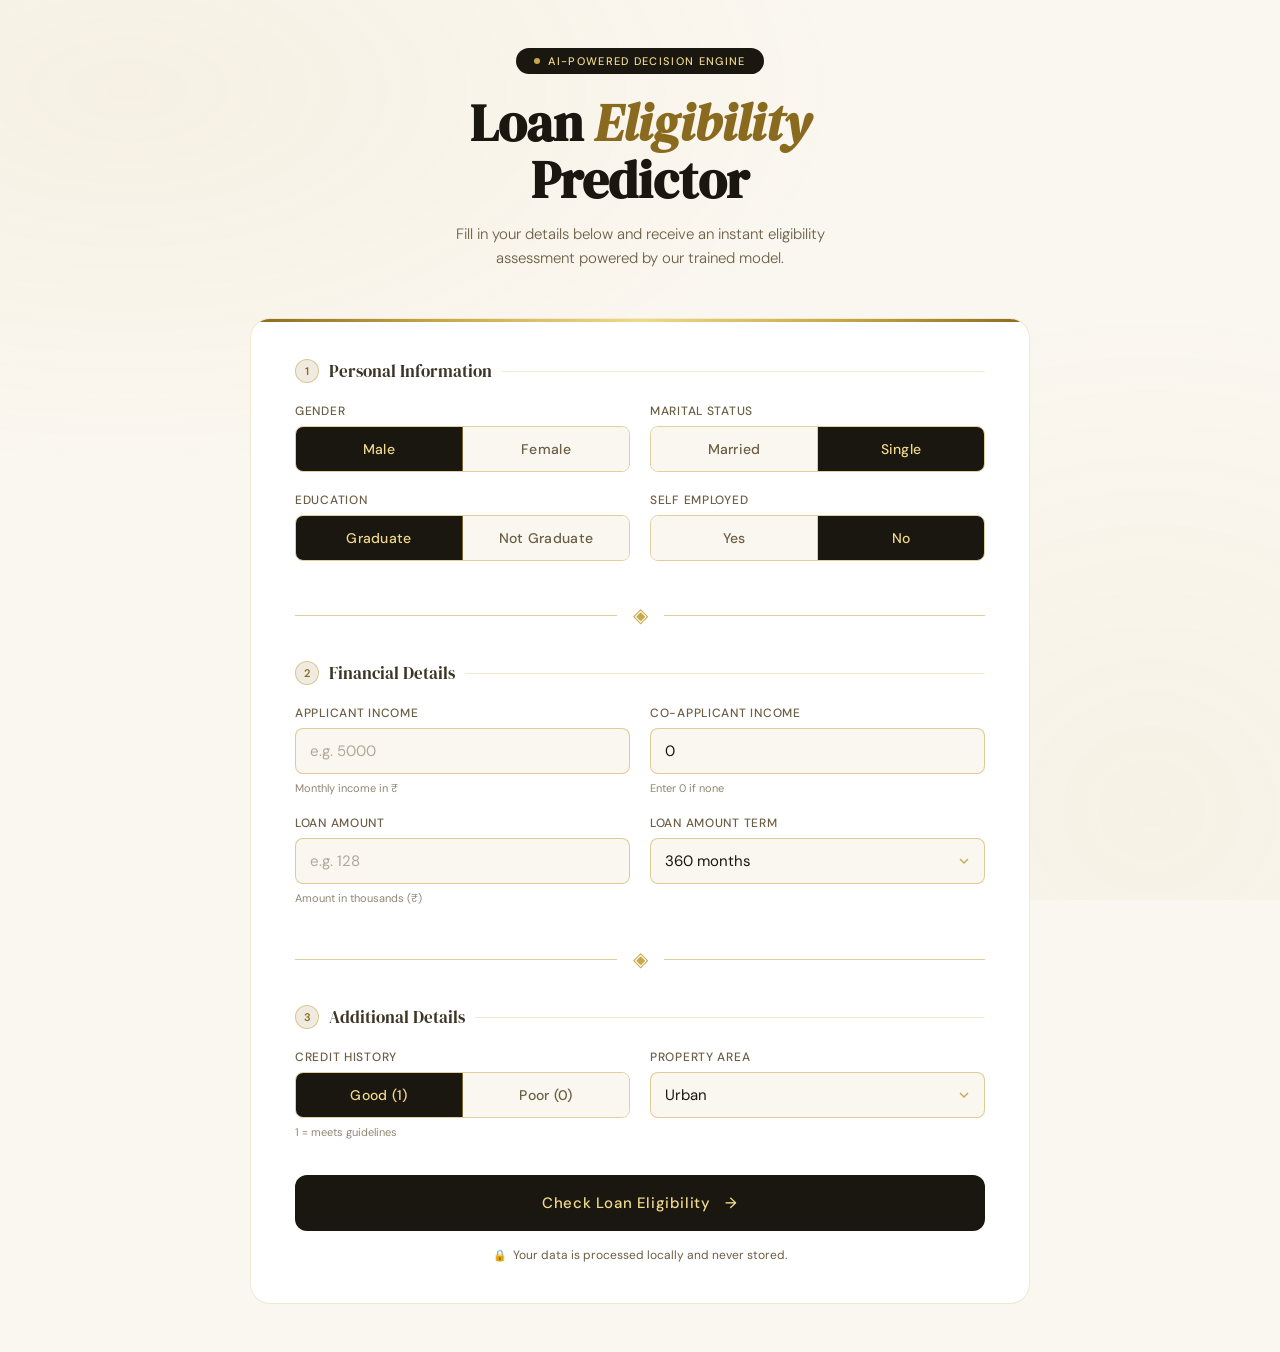
<file: loan prediction app/deltro/loan_prediction_form.html>
<!DOCTYPE html>
<html lang="en">
<head>
  <meta charset="UTF-8" />
  <meta name="viewport" content="width=device-width, initial-scale=1.0"/>
  <title>Loan Eligibility Predictor</title>
  <link href="https://fonts.googleapis.com/css2?family=DM+Serif+Display:ital@0;1&family=DM+Sans:wght@300;400;500;600&display=swap" rel="stylesheet"/>
  <style>
    *, *::before, *::after { box-sizing: border-box; margin: 0; padding: 0; }

    :root {
      --gold: #C9A84C;
      --gold-light: #F0D98A;
      --gold-dark: #8A6A1F;
      --ink: #1A1610;
      --ink-mid: #3D3526;
      --ink-soft: #6B5E45;
      --cream: #FAF7F0;
      --cream-dark: #F0EBE0;
      --white: #FFFFFF;
      --border: rgba(201,168,76,0.25);
      --border-strong: rgba(201,168,76,0.55);
      --success: #2E7D52;
      --success-bg: #EAF4EE;
      --danger: #A33030;
      --danger-bg: #FAEAEA;
      --radius: 12px;
      --radius-sm: 8px;
    }

    body {
      background: var(--cream);
      font-family: 'DM Sans', sans-serif;
      color: var(--ink);
      min-height: 100vh;
      padding: 48px 20px;
    }

    /* Subtle background texture */
    body::before {
      content: '';
      position: fixed;
      inset: 0;
      background-image:
        radial-gradient(ellipse 80% 60% at 10% 10%, rgba(201,168,76,0.07) 0%, transparent 70%),
        radial-gradient(ellipse 60% 80% at 90% 90%, rgba(201,168,76,0.06) 0%, transparent 70%);
      pointer-events: none;
      z-index: 0;
    }

    .page-wrap {
      position: relative;
      z-index: 1;
      max-width: 780px;
      margin: 0 auto;
    }

    /* Header */
    .header {
      text-align: center;
      margin-bottom: 48px;
    }

    .header-badge {
      display: inline-flex;
      align-items: center;
      gap: 8px;
      background: var(--ink);
      color: var(--gold-light);
      font-size: 11px;
      font-weight: 500;
      letter-spacing: 0.12em;
      text-transform: uppercase;
      padding: 6px 18px;
      border-radius: 100px;
      margin-bottom: 20px;
    }

    .header-badge::before {
      content: '';
      width: 6px; height: 6px;
      background: var(--gold);
      border-radius: 50%;
    }

    h1 {
      font-family: 'DM Serif Display', serif;
      font-size: clamp(32px, 5vw, 52px);
      color: var(--ink);
      line-height: 1.1;
      margin-bottom: 14px;
    }

    h1 em {
      font-style: italic;
      color: var(--gold-dark);
    }

    .header-sub {
      font-size: 15px;
      color: var(--ink-soft);
      font-weight: 300;
      max-width: 440px;
      margin: 0 auto;
      line-height: 1.6;
    }

    /* Divider */
    .divider {
      display: flex;
      align-items: center;
      gap: 16px;
      margin: 40px 0 32px;
    }
    .divider-line { flex: 1; height: 0.5px; background: var(--border-strong); }
    .divider-icon {
      font-family: 'DM Serif Display', serif;
      font-size: 20px;
      color: var(--gold);
    }

    /* Card */
    .form-card {
      background: var(--white);
      border: 1px solid var(--border);
      border-radius: 20px;
      padding: 40px 44px;
      position: relative;
      overflow: hidden;
    }

    .form-card::before {
      content: '';
      position: absolute;
      top: 0; left: 0; right: 0;
      height: 3px;
      background: linear-gradient(90deg, var(--gold-dark), var(--gold), var(--gold-light), var(--gold), var(--gold-dark));
    }

    /* Section */
    .section {
      margin-bottom: 36px;
    }

    .section-title {
      font-family: 'DM Serif Display', serif;
      font-size: 17px;
      color: var(--ink-mid);
      margin-bottom: 20px;
      display: flex;
      align-items: center;
      gap: 10px;
    }

    .section-title::after {
      content: '';
      flex: 1;
      height: 0.5px;
      background: var(--border);
    }

    .section-num {
      display: inline-flex;
      align-items: center;
      justify-content: center;
      width: 24px; height: 24px;
      border-radius: 50%;
      background: var(--cream-dark);
      border: 1px solid var(--border-strong);
      font-size: 11px;
      font-weight: 600;
      color: var(--gold-dark);
      font-family: 'DM Sans', sans-serif;
    }

    /* Grid */
    .grid-2 { display: grid; grid-template-columns: 1fr 1fr; gap: 20px; }
    .grid-3 { display: grid; grid-template-columns: repeat(3, 1fr); gap: 20px; }

    @media (max-width: 600px) {
      .grid-2, .grid-3 { grid-template-columns: 1fr; }
      .form-card { padding: 28px 20px; }
    }

    /* Field */
    .field { display: flex; flex-direction: column; gap: 7px; }

    label {
      font-size: 12px;
      font-weight: 500;
      letter-spacing: 0.06em;
      text-transform: uppercase;
      color: var(--ink-soft);
    }

    input[type="number"],
    select {
      height: 46px;
      border: 1px solid var(--border-strong);
      border-radius: var(--radius-sm);
      background: var(--cream);
      color: var(--ink);
      font-family: 'DM Sans', sans-serif;
      font-size: 15px;
      padding: 0 14px;
      outline: none;
      transition: border-color 0.2s, box-shadow 0.2s, background 0.2s;
      -webkit-appearance: none;
      appearance: none;
      width: 100%;
    }

    select {
      background-image: url("data:image/svg+xml,%3Csvg xmlns='http://www.w3.org/2000/svg' width='16' height='16' viewBox='0 0 24 24' fill='none' stroke='%23C9A84C' stroke-width='2'%3E%3Cpath d='m6 9 6 6 6-6'/%3E%3C/svg%3E");
      background-repeat: no-repeat;
      background-position: right 12px center;
      padding-right: 36px;
    }

    input[type="number"]:focus,
    select:focus {
      border-color: var(--gold);
      background: var(--white);
      box-shadow: 0 0 0 3px rgba(201,168,76,0.12);
    }

    input[type="number"]::placeholder { color: #b0a898; }

    /* Toggle group (radio buttons) */
    .toggle-group {
      display: flex;
      border: 1px solid var(--border-strong);
      border-radius: var(--radius-sm);
      overflow: hidden;
      height: 46px;
    }

    .toggle-group input[type="radio"] { display: none; }

    .toggle-group label {
      flex: 1;
      display: flex;
      align-items: center;
      justify-content: center;
      font-size: 14px;
      font-weight: 500;
      letter-spacing: 0.02em;
      text-transform: none;
      color: var(--ink-soft);
      background: var(--cream);
      cursor: pointer;
      transition: background 0.18s, color 0.18s;
      border-right: 1px solid var(--border-strong);
      height: 100%;
    }

    .toggle-group label:last-child { border-right: none; }

    .toggle-group input[type="radio"]:checked + label {
      background: var(--ink);
      color: var(--gold-light);
    }

    /* Hint */
    .hint {
      font-size: 11px;
      color: var(--ink-soft);
      opacity: 0.75;
    }

    /* Submit button */
    .btn-wrap {
      margin-top: 36px;
      display: flex;
      flex-direction: column;
      align-items: center;
      gap: 16px;
    }

    .btn-submit {
      width: 100%;
      height: 56px;
      background: var(--ink);
      color: var(--gold-light);
      border: none;
      border-radius: var(--radius);
      font-family: 'DM Sans', sans-serif;
      font-size: 15px;
      font-weight: 500;
      letter-spacing: 0.04em;
      cursor: pointer;
      transition: background 0.2s, transform 0.15s, box-shadow 0.2s;
      position: relative;
      overflow: hidden;
    }

    .btn-submit::after {
      content: '→';
      margin-left: 10px;
      transition: transform 0.2s;
      display: inline-block;
    }

    .btn-submit:hover {
      background: var(--ink-mid);
      box-shadow: 0 8px 24px rgba(26,22,16,0.18);
      transform: translateY(-1px);
    }

    .btn-submit:hover::after { transform: translateX(4px); }
    .btn-submit:active { transform: scale(0.99); }

    .btn-note {
      font-size: 12px;
      color: var(--ink-soft);
      display: flex;
      align-items: center;
      gap: 6px;
    }

    .btn-note::before {
      content: '🔒';
      font-size: 11px;
    }

    /* Result box */
    .result-box {
      margin-top: 28px;
      border-radius: var(--radius);
      padding: 20px 24px;
      display: none;
      animation: fadeUp 0.35s ease;
    }

    @keyframes fadeUp {
      from { opacity: 0; transform: translateY(8px); }
      to   { opacity: 1; transform: translateY(0); }
    }

    .result-box.approved {
      background: var(--success-bg);
      border: 1px solid rgba(46,125,82,0.3);
    }

    .result-box.rejected {
      background: var(--danger-bg);
      border: 1px solid rgba(163,48,48,0.3);
    }

    .result-title {
      font-family: 'DM Serif Display', serif;
      font-size: 20px;
      margin-bottom: 6px;
    }

    .result-box.approved .result-title { color: var(--success); }
    .result-box.rejected .result-title { color: var(--danger); }

    .result-desc {
      font-size: 14px;
      color: var(--ink-soft);
      line-height: 1.5;
    }

    /* Error */
    .error-msg {
      background: var(--danger-bg);
      border: 1px solid rgba(163,48,48,0.3);
      color: var(--danger);
      border-radius: var(--radius-sm);
      padding: 12px 16px;
      font-size: 13px;
      margin-top: 16px;
      display: none;
    }

    /* Loading spinner */
    .spinner {
      display: none;
      width: 20px; height: 20px;
      border: 2px solid rgba(201,168,76,0.3);
      border-top-color: var(--gold-light);
      border-radius: 50%;
      animation: spin 0.7s linear infinite;
      margin: 0 auto;
    }

    @keyframes spin { to { transform: rotate(360deg); } }
  </style>
</head>
<body>

<div class="page-wrap">

  <!-- Header -->
  <div class="header">
    <div class="header-badge">AI-Powered Decision Engine</div>
    <h1>Loan <em>Eligibility</em><br>Predictor</h1>
    <p class="header-sub">Fill in your details below and receive an instant eligibility assessment powered by our trained model.</p>
  </div>

  <!-- Form Card -->
  <div class="form-card">

    <form id="loanForm" onsubmit="handleSubmit(event)">

      <!-- Section 1: Personal Info -->
      <div class="section">
        <div class="section-title"><span class="section-num">1</span> Personal Information</div>

        <div class="grid-2">
          <div class="field">
            <label>Gender</label>
            <div class="toggle-group">
              <input type="radio" name="gender" id="g_male" value="1" checked/>
              <label for="g_male">Male</label>
              <input type="radio" name="gender" id="g_female" value="0"/>
              <label for="g_female">Female</label>
            </div>
          </div>

          <div class="field">
            <label>Marital Status</label>
            <div class="toggle-group">
              <input type="radio" name="married" id="m_yes" value="1"/>
              <label for="m_yes">Married</label>
              <input type="radio" name="married" id="m_no" value="0" checked/>
              <label for="m_no">Single</label>
            </div>
          </div>

          <div class="field">
            <label>Education</label>
            <div class="toggle-group">
              <input type="radio" name="education" id="e_grad" value="0" checked/>
              <label for="e_grad">Graduate</label>
              <input type="radio" name="education" id="e_not" value="1"/>
              <label for="e_not">Not Graduate</label>
            </div>
          </div>

          <div class="field">
            <label>Self Employed</label>
            <div class="toggle-group">
              <input type="radio" name="self_employed" id="se_yes" value="1"/>
              <label for="se_yes">Yes</label>
              <input type="radio" name="self_employed" id="se_no" value="0" checked/>
              <label for="se_no">No</label>
            </div>
          </div>
        </div>
      </div>

      <div class="divider">
        <div class="divider-line"></div>
        <div class="divider-icon">◈</div>
        <div class="divider-line"></div>
      </div>

      <!-- Section 2: Financial Info -->
      <div class="section">
        <div class="section-title"><span class="section-num">2</span> Financial Details</div>

        <div class="grid-2">
          <div class="field">
            <label>Applicant Income</label>
            <input type="number" id="applicant_income" placeholder="e.g. 5000" min="0" required/>
            <span class="hint">Monthly income in ₹</span>
          </div>

          <div class="field">
            <label>Co-applicant Income</label>
            <input type="number" id="coapplicant_income" placeholder="e.g. 1500" min="0" value="0" required/>
            <span class="hint">Enter 0 if none</span>
          </div>

          <div class="field">
            <label>Loan Amount</label>
            <input type="number" id="loan_amount" placeholder="e.g. 128" min="0" step="0.1" required/>
            <span class="hint">Amount in thousands (₹)</span>
          </div>

          <div class="field">
            <label>Loan Amount Term</label>
            <select id="loan_term">
              <option value="12">12 months</option>
              <option value="36">36 months</option>
              <option value="60">60 months</option>
              <option value="84">84 months</option>
              <option value="120">120 months</option>
              <option value="180">180 months</option>
              <option value="240">240 months</option>
              <option value="300">300 months</option>
              <option value="360" selected>360 months</option>
              <option value="480">480 months</option>
            </select>
          </div>
        </div>
      </div>

      <div class="divider">
        <div class="divider-line"></div>
        <div class="divider-icon">◈</div>
        <div class="divider-line"></div>
      </div>

      <!-- Section 3: Other Details -->
      <div class="section">
        <div class="section-title"><span class="section-num">3</span> Additional Details</div>

        <div class="grid-2">
          <div class="field">
            <label>Credit History</label>
            <div class="toggle-group">
              <input type="radio" name="credit" id="c_yes" value="1" checked/>
              <label for="c_yes">Good (1)</label>
              <input type="radio" name="credit" id="c_no" value="0"/>
              <label for="c_no">Poor (0)</label>
            </div>
            <span class="hint">1 = meets guidelines</span>
          </div>

          <div class="field">
            <label>Property Area</label>
            <select id="property_area">
              <option value="2">Urban</option>
              <option value="1">Semiurban</option>
              <option value="0">Rural</option>
            </select>
          </div>
        </div>
      </div>

      <!-- Submit -->
      <div class="btn-wrap">
        <button type="submit" class="btn-submit" id="submitBtn">
          Check Loan Eligibility
        </button>
        <div class="spinner" id="spinner"></div>
        <span class="btn-note">Your data is processed locally and never stored.</span>
      </div>

      <!-- Error -->
      <div class="error-msg" id="errorMsg"></div>

    </form>

    <!-- Result -->
    <div class="result-box" id="resultBox">
      <div class="result-title" id="resultTitle"></div>
      <div class="result-desc" id="resultDesc"></div>
    </div>

  </div>
</div>

<script>
  async function handleSubmit(e) {
    e.preventDefault();

    const btn = document.getElementById('submitBtn');
    const spinner = document.getElementById('spinner');
    const errorMsg = document.getElementById('errorMsg');
    const resultBox = document.getElementById('resultBox');

    // Reset UI
    errorMsg.style.display = 'none';
    resultBox.style.display = 'none';
    btn.style.display = 'none';
    spinner.style.display = 'block';

    // Collect values — order must match model features:
    // Gender, Married, Education, Self_Employed, ApplicantIncome,
    // CoapplicantIncome, LoanAmount, Loan_Amount_Term, Credit_History, Property_Area
    const gender          = parseInt(document.querySelector('input[name="gender"]:checked').value);
    const married         = parseInt(document.querySelector('input[name="married"]:checked').value);
    const education       = parseInt(document.querySelector('input[name="education"]:checked').value);
    const self_employed   = parseInt(document.querySelector('input[name="self_employed"]:checked').value);
    const applicant_inc   = parseFloat(document.getElementById('applicant_income').value);
    const coapplicant_inc = parseFloat(document.getElementById('coapplicant_income').value);
    const loan_amount     = parseFloat(document.getElementById('loan_amount').value);
    const loan_term       = parseFloat(document.getElementById('loan_term').value);
    const credit          = parseFloat(document.querySelector('input[name="credit"]:checked').value);
    const property_area   = parseInt(document.getElementById('property_area').value);

    const inputArray = [gender, married, education, self_employed,
                        applicant_inc, coapplicant_inc, loan_amount,
                        loan_term, credit, property_area];

    try {
      const response = await fetch('http://127.0.0.1:5000/predict', {
        method: 'POST',
        headers: { 'Content-Type': 'application/json' },
        body: JSON.stringify({ input: inputArray })
      });

      const data = await response.json();

      spinner.style.display = 'none';
      btn.style.display = 'block';

      if (data.error) {
        errorMsg.textContent = 'Error: ' + data.error;
        errorMsg.style.display = 'block';
        return;
      }

      const approved = data.prediction === 1;
      resultBox.className = 'result-box ' + (approved ? 'approved' : 'rejected');
      document.getElementById('resultTitle').textContent = approved
        ? '✓ Loan Approved'
        : '✗ Loan Not Approved';
      document.getElementById('resultDesc').textContent = approved
        ? 'Congratulations! Based on your provided details, our model predicts your loan application is likely to be approved.'
        : 'Based on the provided information, our model predicts your loan application may not be approved at this time. Consider improving your credit history or reducing the loan amount.';
      resultBox.style.display = 'block';
      resultBox.scrollIntoView({ behavior: 'smooth', block: 'nearest' });

    } catch (err) {
      spinner.style.display = 'none';
      btn.style.display = 'block';
      errorMsg.textContent = 'Could not connect to the Flask API at http://127.0.0.1:5000. Make sure your Flask server is running.';
      errorMsg.style.display = 'block';
    }
  }
</script>

</body>
</html>
</file>
<file: ai_ki_agency_backend/frontend/styles.css>
:root { --ink:#18221d; --muted:#6b766f; --line:#dce4dc; --surface:#f5f7f2; --accent:#d8ff59; --accent-deep:#274c3a; --user:#e4f0e7; }
* { box-sizing:border-box; }
body { margin:0; background:var(--surface); color:var(--ink); font-family:Manrope,system-ui,sans-serif; }
button, textarea, input { font:inherit; }
.app-shell { display:grid; grid-template-columns:285px minmax(0,1fr); min-height:100vh; }
.sidebar { background:#19281f; color:#edf5ed; padding:30px 20px; display:flex; flex-direction:column; }
.brand { color:white; font-weight:800; letter-spacing:.08em; text-decoration:none; font-size:15px; } .brand span{ color:var(--accent); font-size:21px; vertical-align:-2px; }
.eyebrow { margin:28px 0 10px; color:#8fa296; font:500 11px "DM Mono",monospace; letter-spacing:.11em; }
.agent-list { display:grid; gap:6px; }
.agent-button { display:flex; align-items:center; gap:10px; width:100%; border:1px solid transparent; border-radius:10px; padding:11px; color:#dbe6dc; background:transparent; text-align:left; cursor:pointer; transition:.2s; }
.agent-button:hover:not(:disabled) { background:#263b2e; } .agent-button:disabled { cursor:not-allowed; opacity:.43; }
.agent-number { display:grid; place-items:center; width:25px; height:25px; border:1px solid #587061; border-radius:50%; font:11px "DM Mono",monospace; }
.agent-button.done .agent-number { background:var(--accent); border-color:var(--accent); color:var(--ink); }.agent-button.error .agent-number { background:#ff847c; border-color:#ff847c; color:#321; }
.agent-copy { display:grid; gap:1px; }.agent-copy small { color:#91a298; font-size:11px; }.agent-button.done .agent-copy small { color:var(--accent); }
.sidebar-footer { margin-top:auto; display:flex; gap:8px; align-items:center; color:#9cb0a1; font-size:12px; }.status-dot { width:8px; height:8px; border-radius:50%; background:var(--accent); box-shadow:0 0 0 4px #2c4233; }
.chat-area { width:min(920px,100%); margin:0 auto; min-height:100vh; display:flex; flex-direction:column; padding:42px 28px 24px; }.chat-header { display:flex; justify-content:space-between; gap:16px; align-items:start; border-bottom:1px solid var(--line); padding-bottom:25px; }.chat-header .eyebrow { margin:0 0 7px; color:var(--accent-deep); }.chat-header h1 { margin:0; font-size:clamp(24px,4vw,37px); letter-spacing:-.045em; }.ghost-button { border:1px solid var(--line); border-radius:9px; background:white; padding:9px 13px; color:var(--ink); cursor:pointer; }
.messages { display:flex; flex:1; flex-direction:column; gap:18px; padding:32px 0; overflow:auto; }.message { display:flex; gap:11px; max-width:92%; }.message.user { align-self:flex-end; flex-direction:row-reverse; }.avatar { flex:0 0 30px; height:30px; border-radius:9px; display:grid; place-items:center; background:var(--accent-deep); color:var(--accent); font-size:13px; }.user .avatar { background:#d2e6d7; color:var(--accent-deep); }.bubble { border:1px solid var(--line); border-radius:4px 15px 15px 15px; padding:13px 15px; background:white; line-height:1.55; font-size:14px; }.user .bubble { border-radius:15px 4px 15px 15px; background:var(--user); border-color:#cadfce; }.result-title { margin:0 0 8px; font-weight:800; }.result-status { color:#347151; font:11px "DM Mono",monospace; }.result-error { color:#ad4039; }.output { max-height:390px; overflow:auto; margin:10px 0 0; padding:12px; border-radius:9px; background:#142018; color:#dcebdd; font:12px/1.5 "DM Mono",monospace; white-space:pre-wrap; word-break:break-word; }
.composer { position:sticky; bottom:0; display:grid; grid-template-columns:1fr auto; gap:8px; padding-top:16px; background:var(--surface); border-top:1px solid var(--line); }.composer textarea { grid-column:1/-1; width:100%; border:1px solid #cbd7cc; border-radius:12px; padding:13px; resize:vertical; outline:none; }.composer textarea:focus,.composer input:focus { border-color:var(--accent-deep); box-shadow:0 0 0 3px #d5e6d9; }.composer input { border:1px solid #cbd7cc; border-radius:9px; padding:10px 12px; background:white; }.composer button { border:0; border-radius:9px; background:var(--accent-deep); color:white; padding:10px 16px; font-weight:700; cursor:pointer; }.composer button:disabled { opacity:.55; cursor:wait; }.sr-only { position:absolute; width:1px; height:1px; overflow:hidden; clip:rect(0,0,0,0); }
.structured-output { display:grid; gap:14px; }.output-summary { margin:0; padding:12px 13px; border-left:3px solid var(--accent-deep); border-radius:0 9px 9px 0; background:#eef5ef; font-weight:700; }.output-section { display:grid; gap:7px; }.output-label { margin:0; color:var(--muted); font:500 10px "DM Mono",monospace; letter-spacing:.08em; text-transform:uppercase; }.output-value { margin:0; }.pretty-list { display:grid; gap:7px; margin:0; padding:0; list-style:none; }.pretty-list li { position:relative; padding:8px 10px 8px 27px; border-radius:8px; background:#f5f8f5; }.pretty-list li::before { position:absolute; left:11px; content:"✓"; color:var(--accent-deep); font-weight:800; }.table-wrap { overflow:auto; border:1px solid #e1e9e2; border-radius:10px; }.output-table { width:100%; border-collapse:collapse; font-size:12px; }.output-table th { background:#eef4ef; color:#405247; font:500 10px "DM Mono",monospace; letter-spacing:.05em; text-align:left; text-transform:uppercase; }.output-table th,.output-table td { padding:9px 10px; border-bottom:1px solid #e6ece7; vertical-align:top; }.output-table tr:last-child td { border-bottom:0; }.detail-grid { display:grid; grid-template-columns:130px 1fr; gap:7px 12px; margin:0; font-size:13px; }.detail-grid dt { color:var(--muted); }.detail-grid dd { margin:0; word-break:break-word; }.boolean-pill,.language-pill { display:inline-flex; width:max-content; border-radius:99px; padding:3px 8px; font:500 10px "DM Mono",monospace; }.boolean-pill.yes { background:#dff3d8; color:#316233; }.boolean-pill.no { background:#f1e7e5; color:#8a443b; }.code-files { display:grid; gap:10px; }.code-card { overflow:hidden; border:1px solid #d7e2d9; border-radius:10px; }.code-header { display:flex; justify-content:space-between; align-items:center; gap:8px; padding:9px 10px; background:#eff5f0; font:12px "DM Mono",monospace; }.code-header strong { overflow:hidden; text-overflow:ellipsis; white-space:nowrap; }.code-actions { display:flex; align-items:center; gap:6px; }.language-pill { background:#d6ead9; color:#31533a; }.copy-button { border:1px solid #bfcfc1; border-radius:6px; padding:3px 7px; background:white; color:var(--ink); font-size:11px; cursor:pointer; }.code-content { max-height:350px; overflow:auto; margin:0; padding:12px; background:#132018; color:#ddecdf; font:12px/1.55 "DM Mono",monospace; white-space:pre; }.message-text { white-space:pre-wrap; }
.downloads { display:flex; flex-wrap:wrap; gap:8px; }
.download-button { border:1px solid #31533a; border-radius:8px; padding:8px 10px; background:#eff8e7; color:#254532; font-size:12px; font-weight:700; cursor:pointer; }
.download-button:hover:not(:disabled) { background:var(--accent); }
.download-button:disabled { cursor:wait; opacity:.65; }
@media (max-width:720px) { .app-shell { grid-template-columns:1fr; }.sidebar { min-height:auto; padding:18px; }.sidebar .eyebrow,.sidebar-footer { display:none; }.agent-list { grid-template-columns:repeat(3,1fr); }.agent-button { padding:7px; }.agent-copy small { display:none; }.chat-area { padding:25px 16px 16px; }.composer { grid-template-columns:1fr; }.composer button { min-height:42px; }.message { max-width:100%; } }

/* Keep navigation and the composer visible; only the conversation scrolls. */
body { overflow:hidden; }
.app-shell { height:100dvh; min-height:0; overflow:hidden; }
.sidebar { min-height:0; overflow:hidden; padding:22px 20px; }
.sidebar .eyebrow { margin:20px 0 8px; }
.agent-list { gap:4px; }
.agent-button { padding:8px 10px; }
.chat-area { height:100dvh; min-height:0; overflow:hidden; }
.messages { min-height:0; overflow-y:auto; overscroll-behavior:contain; }
.composer { flex:0 0 auto; position:static; }

@media (max-width:720px) {
  body { overflow:auto; }
  .app-shell { height:auto; min-height:100dvh; overflow:visible; }
  .sidebar { overflow:visible; }
  .chat-area { height:100dvh; }
}
</file>
